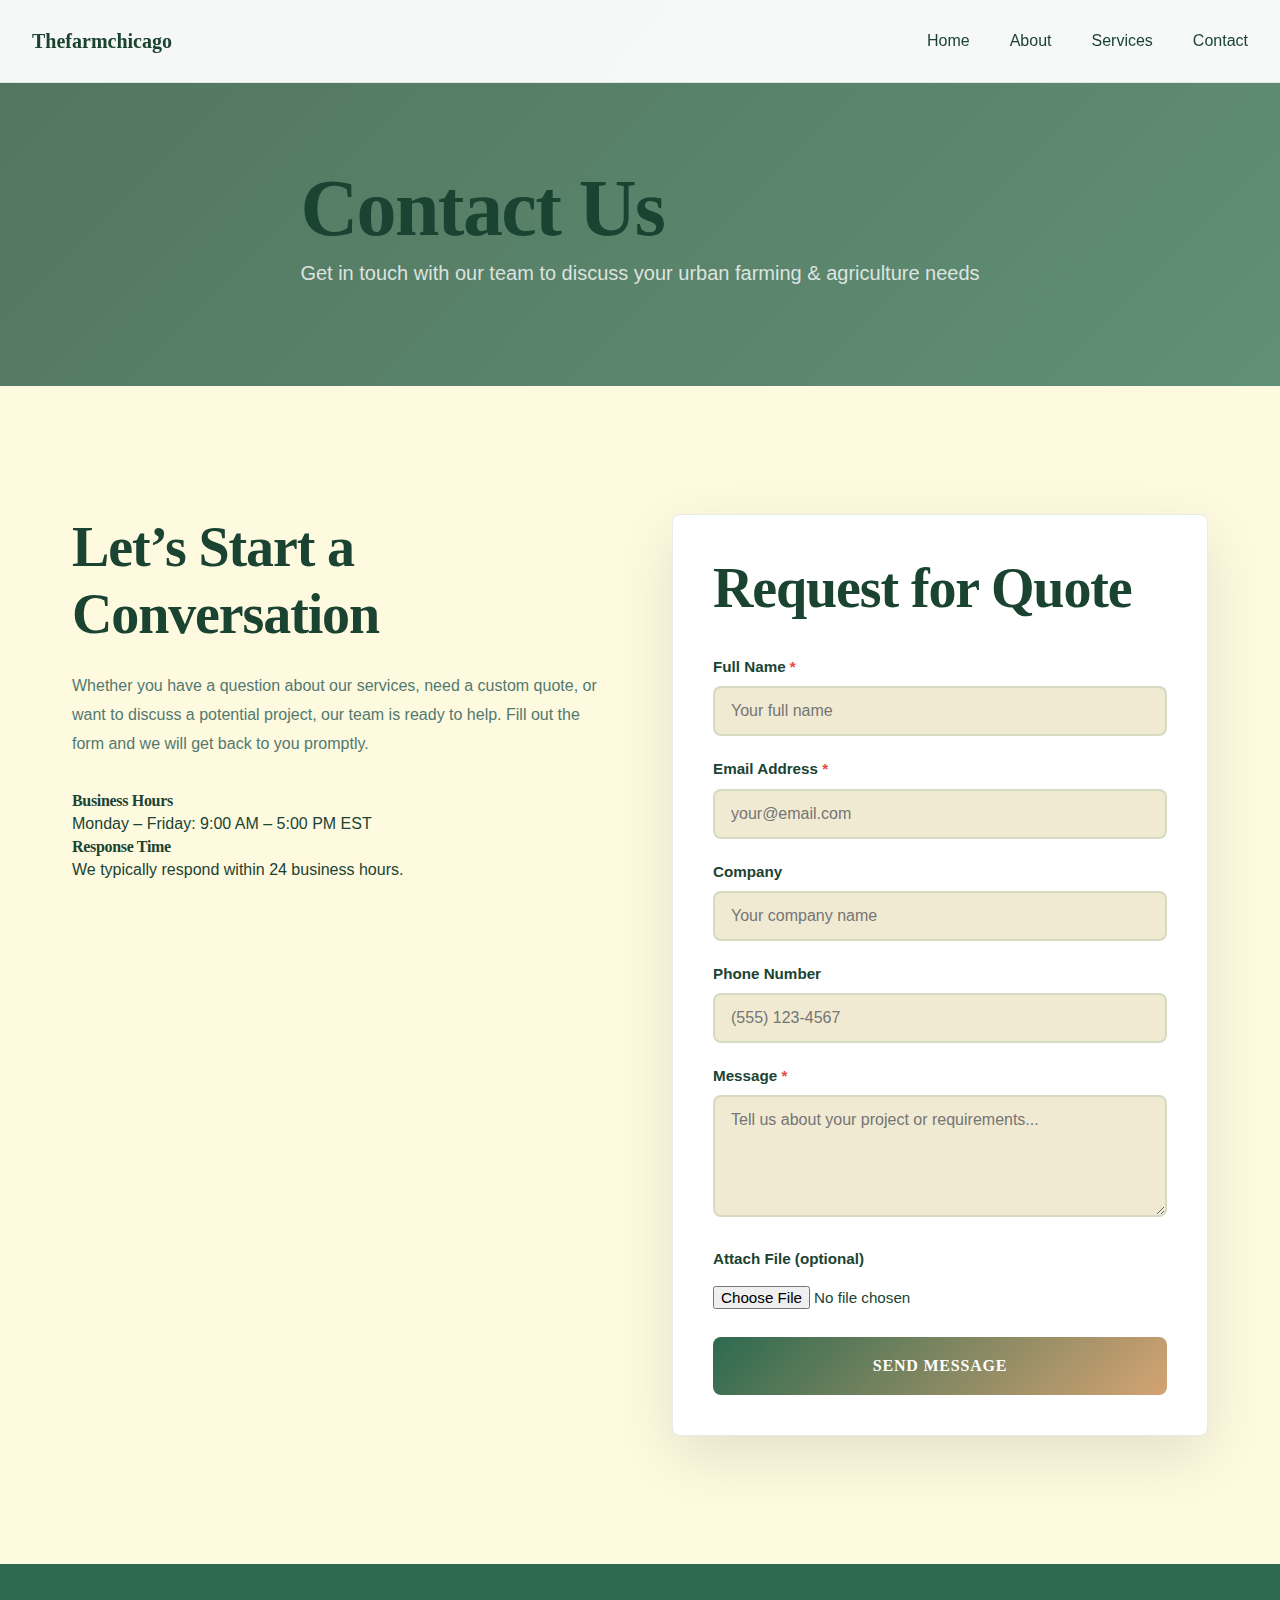
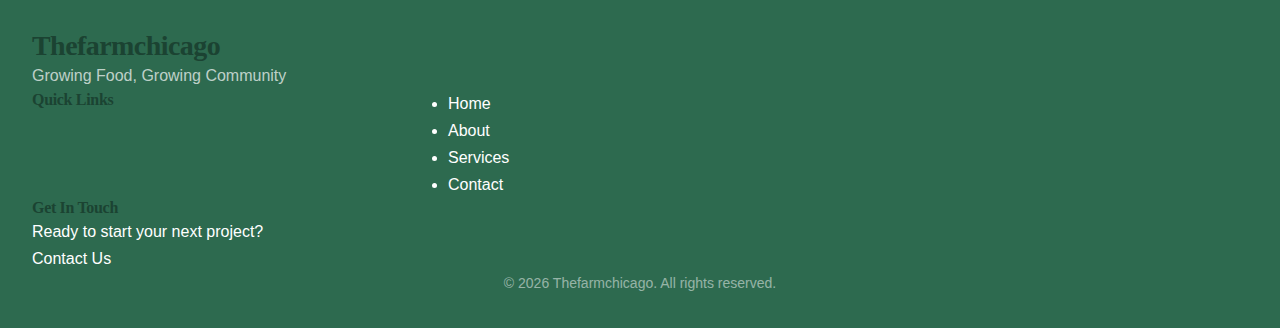
<file: contact.html>
<!DOCTYPE html>
<html lang="en">
<head>
    <meta charset="UTF-8">
    <meta name="viewport" content="width=device-width, initial-scale=1.0">
    <meta name="description" content="Thefarmchicago - Growing Food, Growing Community. Professional services and solutions for urban farming &amp; agriculture. Contact us today for a free consultation.">
    <meta name="keywords" content="urban farming &amp; agriculture, thefarmchicago, urban, farming, agriculture, professional services, quality, innovation">
    <meta property="og:title" content="Thefarmchicago | Growing Food, Growing Community">
    <meta property="og:description" content="Thefarmchicago - Growing Food, Growing Community. Professional services and solutions for urban farming &amp; agriculture. Contact us today for a free consultation.">
    <meta property="og:type" content="website">
    <title>Contact Thefarmchicago</title>
    <link rel="preconnect" href="https://fonts.googleapis.com">
    <link rel="preconnect" href="https://fonts.gstatic.com" crossorigin>
    <link href="https://fonts.googleapis.com/css2?family=DM+Sans:wght@300;400;500;600;700&family=Raleway:wght@300;400;500;600;700&display=swap" rel="stylesheet">
    <link rel="stylesheet" href="css/style.css">
</head>
<body>
    <header class="site-header">
        <nav class="navbar">
            <div class="nav-container">
                <a href="index.html" class="nav-logo">Thefarmchicago</a>
                <button class="nav-toggle" aria-label="Toggle navigation" aria-expanded="false">
                    <span class="hamburger"></span>
                </button>
                <ul class="nav-menu">
            <li><a href="index.html">Home</a></li>
            <li><a href="about.html">About</a></li>
            <li><a href="services.html">Services</a></li>
            <li><a href="contact.html" class="active">Contact</a></li>
                </ul>
            </div>
        </nav>
    </header>

    <main>
        <section class="page-hero" style="background: linear-gradient(135deg, rgba(39, 83, 63, 0.8) 0%, rgba(56, 117, 90, 0.8) 100%), url('https://images.unsplash.com/photo-1504195645249-ab7b6b7901e8?w=1920&q=80'); background-size: cover; background-position: center;">
            <div class="container">
                <h1>Contact Us</h1>
                <p class="page-hero-subtitle">Get in touch with our team to discuss your urban farming &amp; agriculture needs</p>
            </div>
        </section>

        <section class="contact-section">
            <div class="container">
                <div class="contact-grid">
                    <div class="contact-info">
                        <h2>Let&rsquo;s Start a Conversation</h2>
                        <p>Whether you have a question about our services, need a custom quote, or want to discuss a potential project, our team is ready to help. Fill out the form and we will get back to you promptly.</p>
                        <div class="contact-details">
                            <div class="contact-item">
                                <h4>Business Hours</h4>
                                <p>Monday &ndash; Friday: 9:00 AM &ndash; 5:00 PM EST</p>
                            </div>
                            <div class="contact-item">
                                <h4>Response Time</h4>
                                <p>We typically respond within 24 business hours.</p>
                            </div>
                        </div>
                    </div>
                    <div class="contact-form-wrapper">
                        <h2>Request for Quote</h2>
                        <form action="https://formspree.io/f/xyzformid" method="POST" enctype="multipart/form-data" class="contact-form" id="rfqForm">
                            <div class="form-group">
                                <label for="name">Full Name <span class="required">*</span></label>
                                <input type="text" id="name" name="name" required placeholder="Your full name">
                            </div>
                            <div class="form-group">
                                <label for="email">Email Address <span class="required">*</span></label>
                                <input type="email" id="email" name="email" required placeholder="your@email.com">
                            </div>
                            <div class="form-group">
                                <label for="company">Company</label>
                                <input type="text" id="company" name="company" placeholder="Your company name">
                            </div>
                            <div class="form-group">
                                <label for="phone">Phone Number</label>
                                <input type="tel" id="phone" name="phone" placeholder="(555) 123-4567">
                            </div>
                            <div class="form-group">
                                <label for="message">Message <span class="required">*</span></label>
                                <textarea id="message" name="message" rows="5" required placeholder="Tell us about your project or requirements..."></textarea>
                            </div>
                            <div class="form-group">
                                <label for="attachment">Attach File (optional)</label>
                                <input type="file" id="attachment" name="attachment">
                            </div>
                            <button type="submit" class="btn btn-primary btn-large btn-submit">Send Message</button>
                        </form>
                    </div>
                </div>
            </div>
        </section>
    </main>

    <footer class="site-footer">
        <div class="footer-container">
            <div class="footer-content">
                <div class="footer-brand">
                    <h3>Thefarmchicago</h3>
                    <p>Growing Food, Growing Community</p>
                </div>
                <div class="footer-links">
                    <h4>Quick Links</h4>
                    <ul>
                        <li><a href="index.html">Home</a></li>
                        <li><a href="about.html">About</a></li>
                        <li><a href="services.html">Services</a></li>
                        <li><a href="contact.html">Contact</a></li>
                    </ul>
                </div>
                <div class="footer-contact">
                    <h4>Get In Touch</h4>
                    <p>Ready to start your next project?</p>
                    <a href="contact.html" class="footer-cta">Contact Us</a>
                </div>
            </div>
            <div class="footer-bottom">
                <p>&copy; 2026 Thefarmchicago. All rights reserved.</p>
            </div>
        </div>
    </footer>
    <script src="js/main.js"></script>
</body>
</html>
</file>
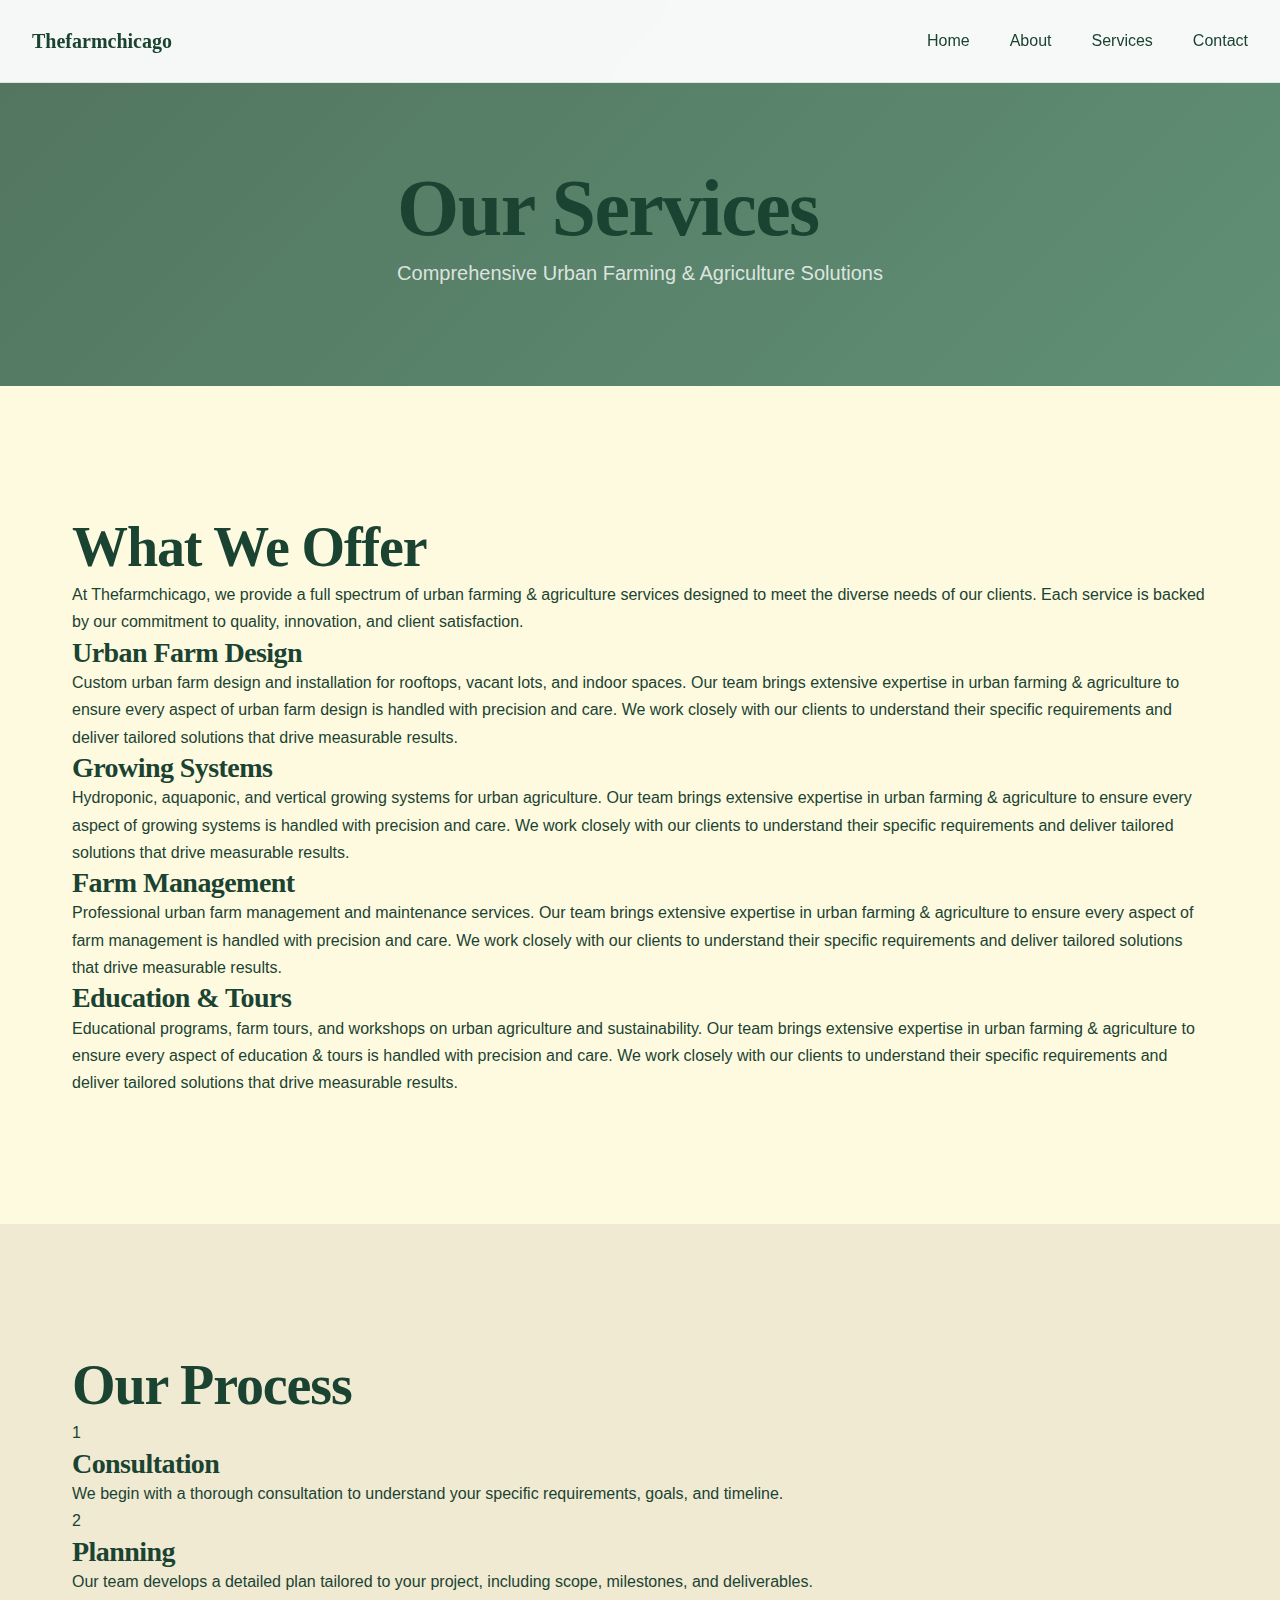
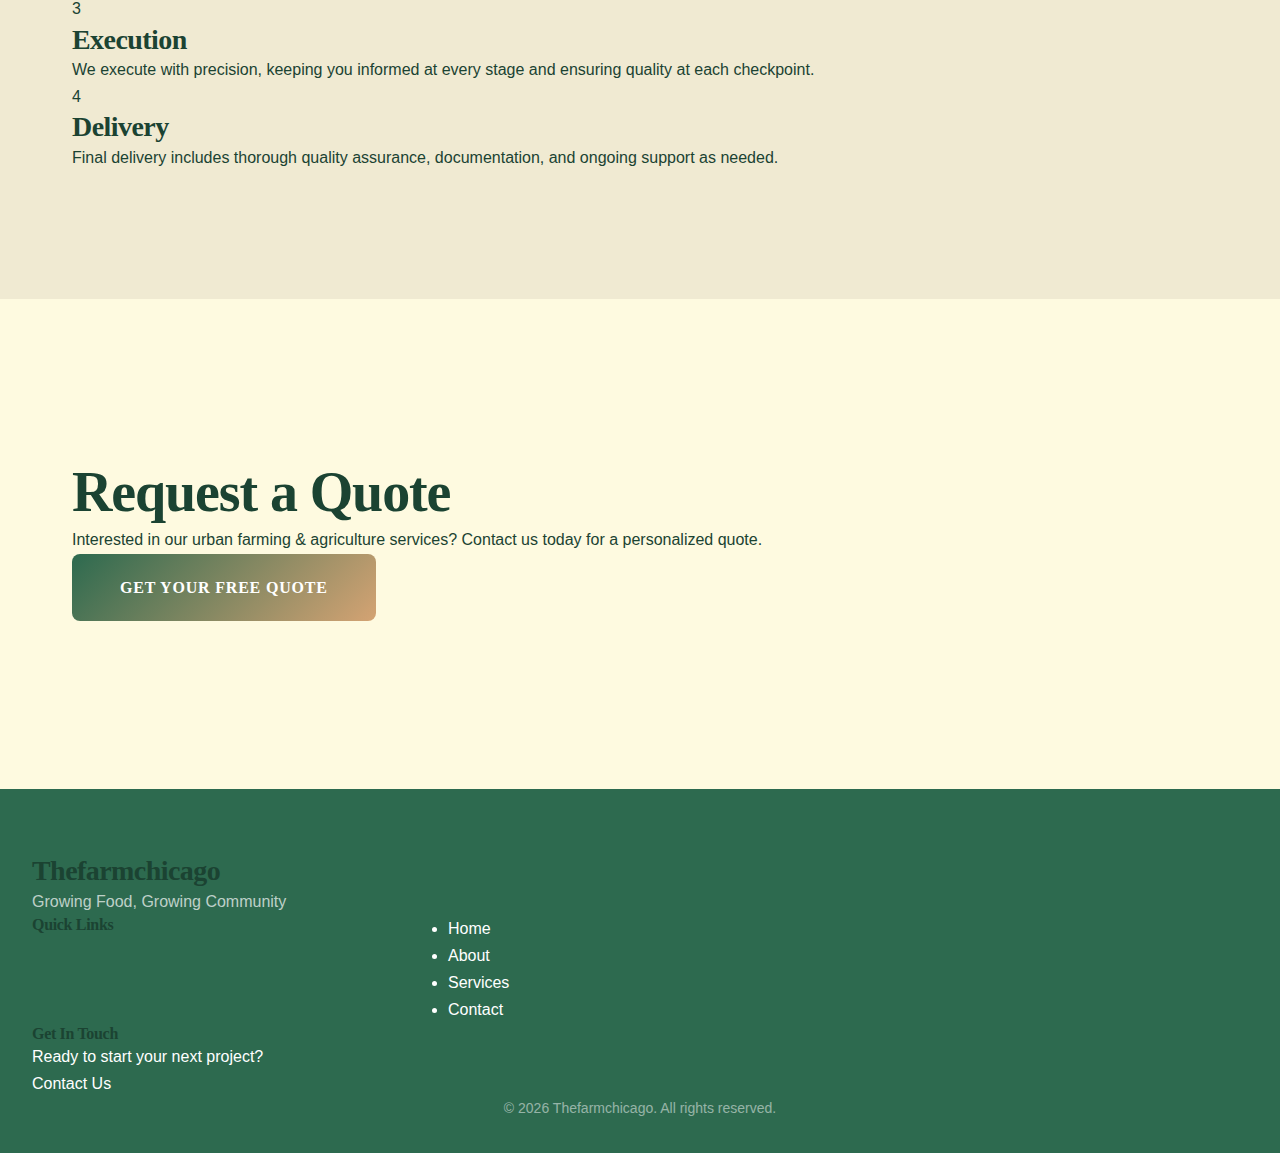
<file: services.html>
<!DOCTYPE html>
<html lang="en">
<head>
    <meta charset="UTF-8">
    <meta name="viewport" content="width=device-width, initial-scale=1.0">
    <meta name="description" content="Thefarmchicago - Growing Food, Growing Community. Professional services and solutions for urban farming &amp; agriculture. Contact us today for a free consultation.">
    <meta name="keywords" content="urban farming &amp; agriculture, thefarmchicago, urban, farming, agriculture, professional services, quality, innovation">
    <meta property="og:title" content="Thefarmchicago | Growing Food, Growing Community">
    <meta property="og:description" content="Thefarmchicago - Growing Food, Growing Community. Professional services and solutions for urban farming &amp; agriculture. Contact us today for a free consultation.">
    <meta property="og:type" content="website">
    <title>Services - Thefarmchicago</title>
    <link rel="preconnect" href="https://fonts.googleapis.com">
    <link rel="preconnect" href="https://fonts.gstatic.com" crossorigin>
    <link href="https://fonts.googleapis.com/css2?family=DM+Sans:wght@300;400;500;600;700&family=Raleway:wght@300;400;500;600;700&display=swap" rel="stylesheet">
    <link rel="stylesheet" href="css/style.css">
</head>
<body>
    <header class="site-header">
        <nav class="navbar">
            <div class="nav-container">
                <a href="index.html" class="nav-logo">Thefarmchicago</a>
                <button class="nav-toggle" aria-label="Toggle navigation" aria-expanded="false">
                    <span class="hamburger"></span>
                </button>
                <ul class="nav-menu">
            <li><a href="index.html">Home</a></li>
            <li><a href="about.html">About</a></li>
            <li><a href="services.html" class="active">Services</a></li>
            <li><a href="contact.html">Contact</a></li>
                </ul>
            </div>
        </nav>
    </header>

    <main>
        <section class="page-hero" style="background: linear-gradient(135deg, rgba(39, 83, 63, 0.8) 0%, rgba(56, 117, 90, 0.8) 100%), url('https://images.unsplash.com/photo-1513153490942-89ba65b0c887?w=1920&q=80'); background-size: cover; background-position: center;">
            <div class="container">
                <h1>Our Services</h1>
                <p class="page-hero-subtitle">Comprehensive Urban Farming &amp; Agriculture Solutions</p>
            </div>
        </section>

        <section class="services-detail-section">
            <div class="container">
                <h2>What We Offer</h2>
                <p class="section-intro">At Thefarmchicago, we provide a full spectrum of urban farming &amp; agriculture services designed to meet the diverse needs of our clients. Each service is backed by our commitment to quality, innovation, and client satisfaction.</p>
                <div class="services-list">
            <div class="service-detail">
                <h3>Urban Farm Design</h3>
                <p>Custom urban farm design and installation for rooftops, vacant lots, and indoor spaces. Our team brings extensive expertise in urban farming &amp; agriculture to ensure every aspect of urban farm design is handled with precision and care. We work closely with our clients to understand their specific requirements and deliver tailored solutions that drive measurable results.</p>
            </div>
            <div class="service-detail">
                <h3>Growing Systems</h3>
                <p>Hydroponic, aquaponic, and vertical growing systems for urban agriculture. Our team brings extensive expertise in urban farming &amp; agriculture to ensure every aspect of growing systems is handled with precision and care. We work closely with our clients to understand their specific requirements and deliver tailored solutions that drive measurable results.</p>
            </div>
            <div class="service-detail">
                <h3>Farm Management</h3>
                <p>Professional urban farm management and maintenance services. Our team brings extensive expertise in urban farming &amp; agriculture to ensure every aspect of farm management is handled with precision and care. We work closely with our clients to understand their specific requirements and deliver tailored solutions that drive measurable results.</p>
            </div>
            <div class="service-detail">
                <h3>Education &amp; Tours</h3>
                <p>Educational programs, farm tours, and workshops on urban agriculture and sustainability. Our team brings extensive expertise in urban farming &amp; agriculture to ensure every aspect of education &amp; tours is handled with precision and care. We work closely with our clients to understand their specific requirements and deliver tailored solutions that drive measurable results.</p>
            </div>
                </div>
            </div>
        </section>

        <section class="process-section">
            <div class="container">
                <h2>Our Process</h2>
                <div class="process-steps">
                    <div class="process-step">
                        <div class="step-number">1</div>
                        <h3>Consultation</h3>
                        <p>We begin with a thorough consultation to understand your specific requirements, goals, and timeline.</p>
                    </div>
                    <div class="process-step">
                        <div class="step-number">2</div>
                        <h3>Planning</h3>
                        <p>Our team develops a detailed plan tailored to your project, including scope, milestones, and deliverables.</p>
                    </div>
                    <div class="process-step">
                        <div class="step-number">3</div>
                        <h3>Execution</h3>
                        <p>We execute with precision, keeping you informed at every stage and ensuring quality at each checkpoint.</p>
                    </div>
                    <div class="process-step">
                        <div class="step-number">4</div>
                        <h3>Delivery</h3>
                        <p>Final delivery includes thorough quality assurance, documentation, and ongoing support as needed.</p>
                    </div>
                </div>
            </div>
        </section>

        <section class="cta-section">
            <div class="container">
                <h2>Request a Quote</h2>
                <p>Interested in our urban farming &amp; agriculture services? Contact us today for a personalized quote.</p>
                <a href="contact.html" class="btn btn-primary btn-large">Get Your Free Quote</a>
            </div>
        </section>
    </main>

    <footer class="site-footer">
        <div class="footer-container">
            <div class="footer-content">
                <div class="footer-brand">
                    <h3>Thefarmchicago</h3>
                    <p>Growing Food, Growing Community</p>
                </div>
                <div class="footer-links">
                    <h4>Quick Links</h4>
                    <ul>
                        <li><a href="index.html">Home</a></li>
                        <li><a href="about.html">About</a></li>
                        <li><a href="services.html">Services</a></li>
                        <li><a href="contact.html">Contact</a></li>
                    </ul>
                </div>
                <div class="footer-contact">
                    <h4>Get In Touch</h4>
                    <p>Ready to start your next project?</p>
                    <a href="contact.html" class="footer-cta">Contact Us</a>
                </div>
            </div>
            <div class="footer-bottom">
                <p>&copy; 2026 Thefarmchicago. All rights reserved.</p>
            </div>
        </div>
    </footer>
    <script src="js/main.js"></script>
</body>
</html>
</file>
<file: css/style.css>
/* ============================================
   thefarmchicago.com - Nature/Organic Design
   Premium Generated Stylesheet
   ============================================ */

:root {
    --primary: #2d6a4f;
    --primary-dark: #1b4332;
    --secondary: #95d5b2;
    --accent: #d4a373;
    --bg-dark: #fefae0;
    --bg-darker: #f0ead2;
    --bg-card: #ffffff;
    --text: #1b4332;
    --text-dim: #52796f;
    --border: rgba(45,106,79,0.12);
    --font-heading: 'Playfair Display', serif;
    --font-body: 'Source Sans 3', sans-serif;
    --radius: 8px;
    --transition: all 0.4s cubic-bezier(0.4,0,0.2,1);
    --transition-fast: all 0.2s ease;
}



*,*::before,*::after { margin:0;padding:0;box-sizing:border-box; }
html { scroll-behavior:smooth;font-size:16px; }

body {
    font-family: var(--font-body);
    color: var(--text);
    background-color: var(--bg-dark);
    line-height: 1.7;
    -webkit-font-smoothing: antialiased;
    overflow-x: hidden;
    position: relative;
}

h1,h2,h3,h4,h5,h6 {
    font-family: var(--font-heading);
    line-height: 1.2;
    font-weight: 700;
    color: var(--text);
    letter-spacing: -0.02em;
}
h1 { font-size: clamp(2.5rem,8vw,5rem); }
h2 { font-size: clamp(2rem,5vw,3.5rem); }
h3 { font-size: clamp(1.25rem,3vw,1.75rem); }
a { text-decoration:none;color:inherit; }
img { max-width:100%;display:block; }

/* Layout */
.container { max-width:1200px;margin:0 auto;padding:0 2rem; }
.container-wide { max-width:1400px;margin:0 auto;padding:0 2rem; }
section { padding:8rem 0; }
.section-header { margin-bottom:4rem; }
.section-header.center { text-align:center; }

.section-label {
    display:inline-block;
    font-size:0.75rem;font-weight:700;
    text-transform:uppercase;letter-spacing:0.2em;
    color:var(--primary);margin-bottom:1rem;
    position:relative;padding-left:2.5rem;
}
.section-label::before {
    content:'';position:absolute;left:0;top:50%;
    transform:translateY(-50%);width:2rem;height:2px;
    background:linear-gradient(90deg,var(--primary),var(--accent));
}

/* Header */
.site-header {
    position:fixed;top:0;left:0;right:0;z-index:1000;
    background:rgba(255,255,255,0.95);
    backdrop-filter:blur(20px);
    border-bottom:1px solid var(--border);
    transition: box-shadow 0.3s ease;
}
.site-header.scrolled { box-shadow:0 4px 30px rgba(0,0,0,0.15); }
.navbar { padding:1.5rem 0; }
.nav-container {
    max-width:1400px;margin:0 auto;padding:0 2rem;
    display:flex;justify-content:space-between;align-items:center;
}
.nav-logo {
    font-family:var(--font-heading);font-size:1.25rem;font-weight:700;
    display:flex;align-items:center;gap:0.35rem;
    transition:var(--transition-fast);
}
.nav-logo:hover { transform:translateY(-2px); }
.logo-bracket { color:var(--primary);font-size:1.5rem; }
.logo-text {
    background:linear-gradient(135deg,var(--primary),var(--accent));
    -webkit-background-clip:text;-webkit-text-fill-color:transparent;
    background-clip:text;
}
.logo-emoji { font-size:1.5rem;line-height:1; }
.nav-menu { display:flex;gap:2.5rem;list-style:none; }
.nav-link {
    position:relative;font-weight:500;text-transform:uppercase;
    font-size:0.875rem;letter-spacing:0.05em;
    transition:var(--transition-fast);
}
.nav-link::after {
    content:'';position:absolute;bottom:-4px;left:0;width:0;height:2px;
    background:linear-gradient(90deg,var(--primary),var(--accent));
    transition:var(--transition);
}
.nav-link:hover::after,.nav-link.active::after { width:100%; }
.nav-link:hover { color:var(--primary); }

.nav-toggle {
    display:none;flex-direction:column;gap:5px;
    background:none;border:none;cursor:pointer;padding:0.5rem;
}
.hamburger {
    width:25px;height:2px;background:var(--primary);
    transition:var(--transition);display:block;
    position:relative;
}
.hamburger::before,.hamburger::after {
    content:'';position:absolute;width:25px;height:2px;
    background:var(--primary);transition:var(--transition);
}
.hamburger::before { top:-7px; }
.hamburger::after { top:7px; }
.nav-toggle.active .hamburger { background:transparent; }
.nav-toggle.active .hamburger::before { transform:rotate(45deg);top:0; }
.nav-toggle.active .hamburger::after { transform:rotate(-45deg);top:0; }

/* Hero */
.hero {
    position:relative;min-height:100vh;
    display:flex;align-items:center;justify-content:center;
    overflow:hidden;padding-top:80px;
}
.hero-background {
    position:absolute;top:0;left:0;width:100%;height:100%;z-index:0;
}
.hero-background img {
    width:100%;height:100%;object-fit:cover;filter:brightness(0.35);
}
.hero-overlay {
    position:absolute;top:0;left:0;width:100%;height:100%;
    background:linear-gradient(135deg, rgba(27,67,50,0.85), rgba(45,106,79,0.7));
}
.hero-content {
    position:relative;z-index:2;max-width:1400px;
    margin:0 auto;padding:0 2rem;text-align:center;
}
.hero-badge {
    display:inline-block;padding:0.5rem 1.5rem;
    border:1px solid var(--primary);border-radius:50px;
    font-size:0.75rem;font-weight:600;letter-spacing:0.15em;
    text-transform:uppercase;color:var(--primary);
    margin-bottom:2rem;animation:fadeInDown 0.8s ease-out;
}
.hero-title { margin-bottom:1.5rem;color:#fff;animation:fadeInUp 0.8s ease-out 0.2s both; }
.title-line { display:block;line-height:1; }
.title-line.highlight {
    background:linear-gradient(135deg,var(--primary),var(--accent));
    -webkit-background-clip:text;-webkit-text-fill-color:transparent;
    background-clip:text;
}
.hero-subtitle {
    font-size:clamp(1.125rem,2vw,1.5rem);
    max-width:700px;margin:0 auto 3rem;color:rgba(255,255,255,0.8);
    animation:fadeInUp 0.8s ease-out 0.4s both;
}
.hero-actions {
    display:flex;gap:1.5rem;justify-content:center;flex-wrap:wrap;
    animation:fadeInUp 0.8s ease-out 0.6s both;
}
.hero-stats {
    display:flex;gap:4rem;justify-content:center;margin-top:4rem;
    animation:fadeInUp 0.8s ease-out 0.8s both;
}
.stat-item { text-align:center; }
.stat-number {
    font-family:var(--font-heading);font-size:2.5rem;font-weight:900;
    background:linear-gradient(135deg,var(--primary),#fff);
    -webkit-background-clip:text;-webkit-text-fill-color:transparent;
    background-clip:text;line-height:1;margin-bottom:0.5rem;
}
.stat-label {
    font-size:0.875rem;text-transform:uppercase;
    letter-spacing:0.1em;color:rgba(255,255,255,0.6);
}
.scroll-indicator {
    position:absolute;bottom:3rem;left:50%;transform:translateX(-50%);
    display:flex;flex-direction:column;align-items:center;gap:0.5rem;
    font-size:0.75rem;letter-spacing:0.15em;color:rgba(255,255,255,0.5);
    animation:fadeInUp 0.8s ease-out 1s both;
}
.scroll-line {
    width:1px;height:40px;
    background:linear-gradient(180deg,transparent,var(--primary));
    animation:scrollLine 2s ease-in-out infinite;
}

/* Buttons */
.btn {
    display:inline-block;padding:1rem 2.5rem;
    font-family:var(--font-heading);font-weight:600;font-size:0.875rem;
    text-transform:uppercase;letter-spacing:0.05em;
    border-radius:var(--radius);transition:var(--transition);
    cursor:pointer;position:relative;overflow:hidden;border:none;
}
.btn::before {
    content:'';position:absolute;top:0;left:-100%;width:100%;height:100%;
    background:linear-gradient(90deg,transparent,rgba(255,255,255,0.2),transparent);
    transition:left 0.5s;
}
.btn:hover::before { left:100%; }
.btn-primary {
    background:linear-gradient(135deg,var(--primary),var(--accent));
    color:#fff;
}
.btn-primary:hover {
    transform:translateY(-2px);
    box-shadow:0 10px 30px rgba(45,106,79,0.3);
}
.btn-secondary {
    background:transparent;border:2px solid var(--primary);color:var(--primary);
}
.btn-secondary:hover {
    background:var(--primary);color:#fefae0;transform:translateY(-2px);
}
.btn-outline {
    background:transparent;border:2px solid var(--text);color:var(--text);
    padding:0.875rem 2rem;
}
.btn-outline:hover { background:var(--text);color:var(--bg-dark); }
.btn-large { padding:1.25rem 3rem;font-size:1rem; }
.btn-submit { width:100%;text-align:center; }

/* Process Section */
.process-section { background:#f0ead2; }
.process-grid {
    display:grid;grid-template-columns:repeat(auto-fit,minmax(300px,1fr));gap:3rem;
}
.process-card {
    position:relative;background:#ffffff;
    border:1px solid var(--border);border-radius:var(--radius);
    padding:2rem;transition:var(--transition);
}
.process-card:hover {
    transform:translateY(-10px);border-color:var(--primary);
    box-shadow:0 20px 40px rgba(45,106,79,0.1);
}
.card-number {
    font-family:var(--font-heading);font-size:4rem;font-weight:900;
    line-height:1;
    background:linear-gradient(135deg,var(--primary),var(--accent));
    -webkit-background-clip:text;-webkit-text-fill-color:transparent;
    background-clip:text;opacity:0.15;position:absolute;top:1rem;right:1.5rem;
}
.card-image {
    width:100%;height:200px;border-radius:calc(var(--radius) - 4px);
    overflow:hidden;margin-bottom:1.5rem;
}
.card-image img {
    width:100%;height:100%;object-fit:cover;transition:var(--transition);
}
.process-card:hover .card-image img { transform:scale(1.1); }
.process-card h3 { margin-bottom:1rem; }
.process-card p { color:var(--text-dim);line-height:1.7; }

/* Materials Section */
.materials-section {
    background:#fefae0;
}
.materials-content {
    display:grid;grid-template-columns:1fr 1fr;gap:4rem;align-items:center;
}
.materials-info h2 { margin-bottom:1.5rem; }
.materials-info p { color:var(--text-dim);margin-bottom:2rem;line-height:1.8; }
.materials-list { list-style:none;margin-bottom:2.5rem; }
.materials-list li {
    padding:0.75rem 0;font-size:1.125rem;
    display:flex;align-items:center;gap:1rem;
    border-bottom:1px solid var(--border);
}
.material-icon { color:var(--primary);font-size:0.5rem; }
.materials-visual { position:relative; }
.materials-visual img {
    width:100%;border-radius:var(--radius);
    box-shadow:0 20px 60px rgba(0,0,0,0.3);
}
.visual-accent {
    position:absolute;top:-2rem;right:-2rem;width:200px;height:200px;
    background:linear-gradient(135deg,var(--primary),var(--accent));
    opacity:0.1;border-radius:50%;filter:blur(60px);z-index:-1;
}

/* Industries Section */
.industries-grid {
    display:grid;grid-template-columns:repeat(auto-fit,minmax(250px,1fr));gap:2rem;
}
.industry-card {
    background:#ffffff;border:1px solid var(--border);
    border-radius:var(--radius);padding:2.5rem 2rem;text-align:center;
    transition:var(--transition);
}
.industry-card:hover {
    transform:translateY(-5px);border-color:var(--primary);
}
.industry-icon {
    font-size:3rem;margin-bottom:1.5rem;display:inline-block;
    background:linear-gradient(135deg,var(--primary),var(--accent));
    -webkit-background-clip:text;-webkit-text-fill-color:transparent;
    background-clip:text;
}
.industry-card h3 { margin-bottom:1rem;font-size:1.5rem; }
.industry-card p { color:var(--text-dim);line-height:1.7; }

/* CTA Section */
.cta-section { position:relative;padding:10rem 0;overflow:hidden; }
.cta-background {
    position:absolute;top:0;left:0;width:100%;height:100%;z-index:0;
}
.cta-background img {
    width:100%;height:100%;object-fit:cover;filter:brightness(0.2);
}
.cta-background::after {
    content:'';position:absolute;top:0;left:0;width:100%;height:100%;
    background:linear-gradient(135deg, rgba(45,106,79,0.9), rgba(27,67,50,0.9));
}
.cta-content {
    position:relative;z-index:2;text-align:center;max-width:800px;margin:0 auto;
}
.cta-content h2 {
    font-size:clamp(2.5rem,5vw,4rem);margin-bottom:1.5rem;color:#fff;
}
.cta-content p { font-size:1.25rem;color:rgba(255,255,255,0.8);margin-bottom:3rem; }

/* Page Hero (secondary pages) */
.page-hero {
    position:relative;padding:10rem 0 6rem;overflow:hidden;
    display:flex;align-items:center;justify-content:center;
}
.page-hero-bg {
    position:absolute;top:0;left:0;width:100%;height:100%;z-index:0;
}
.page-hero-bg img {
    width:100%;height:100%;object-fit:cover;filter:brightness(0.35);
}
.page-hero-overlay {
    position:absolute;top:0;left:0;width:100%;height:100%;
    background:linear-gradient(135deg, rgba(27,67,50,0.85), rgba(45,106,79,0.7));
}
.page-hero-content {
    position:relative;z-index:2;text-align:center;max-width:800px;
    margin:0 auto;padding:0 2rem;
}
.page-hero-content h1 { color:#fff;margin-bottom:1rem; }
.page-hero-subtitle { font-size:1.25rem;color:rgba(255,255,255,0.8); }

/* About Page */
.story-section { padding:8rem 0; }
.story-grid {
    display:grid;grid-template-columns:1fr 1fr;gap:4rem;align-items:center;
}
.story-image img {
    width:100%;border-radius:var(--radius);
    box-shadow:0 20px 60px rgba(0,0,0,0.15);
}
.story-content { }
.story-content h2 { margin-bottom:1.5rem; }
.story-content p { color:var(--text-dim);margin-bottom:1.5rem;line-height:1.8; }

.mission-section { background:#f0ead2;padding:8rem 0; }
.mission-grid {
    display:grid;grid-template-columns:1fr 1fr;gap:3rem;
}
.mission-card {
    background:#ffffff;border:1px solid var(--border);
    border-radius:var(--radius);padding:3rem;
}
.mission-card h3 { margin-bottom:1.5rem;color:var(--primary); }
.mission-card p { color:var(--text-dim);line-height:1.8; }

.values-section { padding:8rem 0; }
.values-grid {
    display:grid;grid-template-columns:repeat(auto-fit,minmax(250px,1fr));gap:2rem;
}
.value-card {
    background:#ffffff;border:1px solid var(--border);
    border-radius:var(--radius);padding:2.5rem 2rem;text-align:center;
    transition:var(--transition);
}
.value-card:hover { transform:translateY(-5px);border-color:var(--primary); }
.value-icon {
    font-size:2.5rem;margin-bottom:1rem;
    background:linear-gradient(135deg,var(--primary),var(--accent));
    -webkit-background-clip:text;-webkit-text-fill-color:transparent;
    background-clip:text;
}
.value-card h3 { margin-bottom:1rem; }
.value-card p { color:var(--text-dim);line-height:1.7; }

.stats-section {
    background:#f0ead2;padding:6rem 0;
}
.stats-bar {
    display:grid;grid-template-columns:repeat(4,1fr);gap:2rem;text-align:center;
}

/* Services Page */
.services-detail-section { padding:8rem 0; }
.services-detail-grid { display:grid;gap:3rem; }
.service-detail-card {
    display:grid;grid-template-columns:1fr 2fr;gap:2rem;
    background:#ffffff;border:1px solid var(--border);
    border-radius:var(--radius);overflow:hidden;
    transition:var(--transition);
}
.service-detail-card:hover { transform:translateY(-5px);border-color:var(--primary); }
.service-detail-image { height:100%;min-height:250px; }
.service-detail-image img { width:100%;height:100%;object-fit:cover; }
.service-detail-content { padding:2.5rem; }
.service-detail-content h3 { margin-bottom:1rem;color:var(--primary); }
.service-detail-content p { color:var(--text-dim);line-height:1.8; }

.timeline-section { background:#f0ead2;padding:8rem 0; }
.timeline { position:relative;max-width:700px;margin:0 auto; }
.timeline-line {
    position:absolute;left:30px;top:0;bottom:0;width:2px;
    background:linear-gradient(180deg,var(--primary),var(--accent));
}
.timeline-step {
    display:flex;gap:2rem;margin-bottom:3rem;position:relative;
}
.timeline-number {
    width:60px;height:60px;border-radius:50%;flex-shrink:0;
    background:linear-gradient(135deg,var(--primary),var(--accent));
    color:#fff;display:flex;align-items:center;justify-content:center;
    font-family:var(--font-heading);font-weight:700;font-size:1.25rem;
    z-index:1;
}
.timeline-content {
    background:#ffffff;border:1px solid var(--border);
    border-radius:var(--radius);padding:2rem;flex:1;
}
.timeline-content h3 { margin-bottom:0.75rem; }
.timeline-content p { color:var(--text-dim);line-height:1.7; }

/* Contact Page */
.contact-section { padding:8rem 0; }
.contact-grid {
    display:grid;grid-template-columns:1fr 1fr;gap:4rem;align-items:start;
}
.contact-info h2 { margin-bottom:1.5rem; }
.contact-info > p { color:var(--text-dim);line-height:1.8;margin-bottom:2rem; }
.contact-cards { display:grid;gap:1.5rem; }
.contact-card {
    background:#ffffff;border:1px solid var(--border);
    border-radius:var(--radius);padding:1.5rem;
    display:flex;gap:1rem;align-items:flex-start;
}
.contact-card-icon {
    font-size:1.5rem;flex-shrink:0;
    background:linear-gradient(135deg,var(--primary),var(--accent));
    -webkit-background-clip:text;-webkit-text-fill-color:transparent;
    background-clip:text;
}
.contact-card h4 { margin-bottom:0.25rem;font-size:1rem; }
.contact-card p { color:var(--text-dim);font-size:0.9375rem; }

.contact-form-wrapper {
    background:#ffffff;border:1px solid var(--border);
    border-radius:var(--radius);padding:2.5rem;
    box-shadow:0 20px 60px rgba(0,0,0,0.1);
}
.contact-form-wrapper h2 { margin-bottom:2rem; }
.form-group { margin-bottom:1.25rem; }
.form-group label {
    display:block;margin-bottom:0.4rem;font-weight:600;
    color:var(--text);font-size:0.95rem;
}
.required { color:#e74c3c; }
.form-group input[type="text"],
.form-group input[type="email"],
.form-group input[type="tel"],
.form-group textarea {
    width:100%;padding:0.875rem 1rem;
    border:2px solid var(--border);border-radius:var(--radius);
    font-family:var(--font-body);font-size:1rem;
    color:var(--text);background:#f0ead2;
    transition:var(--transition);
}
.form-group input:focus,
.form-group textarea:focus {
    outline:none;border-color:var(--primary);
    box-shadow:0 0 0 3px rgba(45,106,79,0.15);
}
.form-group input.error,
.form-group textarea.error { border-color:#e74c3c; }
.form-error { color:#e74c3c;font-size:0.85rem;margin-top:0.25rem;min-height:1.2em; }
.form-group input[type="file"] { font-family:var(--font-body);font-size:0.95rem;padding:0.5rem 0;border:none;background:none; }

/* Footer */
.site-footer {
    background:#2d6a4f;
    border-top:1px solid var(--border);padding:4rem 0 2rem;
    color:#fff;
}
.footer-container { max-width:1400px;margin:0 auto;padding:0 2rem; }
.footer-main {
    display:grid;grid-template-columns:2fr 3fr;gap:4rem;
    margin-bottom:3rem;padding-bottom:3rem;
    border-bottom:1px solid rgba(255,255,255,0.15);
}
.footer-brand { }
.footer-logo {
    font-family:var(--font-heading);font-size:1.25rem;
    font-weight:700;margin-bottom:1rem;
    color:#fff;
}
.footer-brand p { color:rgba(255,255,255,0.7); }
.footer-links {
    display:grid;grid-template-columns:repeat(3,1fr);gap:2rem;
}
.footer-column h4 {
    font-size:0.875rem;text-transform:uppercase;letter-spacing:0.1em;
    margin-bottom:1.5rem;color:var(--secondary);
}
.footer-column ul { list-style:none; }
.footer-column li { margin-bottom:0.75rem; }
.footer-column a {
    color:rgba(255,255,255,0.7);
    transition:var(--transition-fast);font-size:0.9375rem;
}
.footer-column a:hover { color:var(--primary);padding-left:5px; }
.footer-bottom {
    text-align:center;
    color:rgba(255,255,255,0.5);
    font-size:0.875rem;
}

/* Scroll Animation */
.animate-in {
    opacity:0;transform:translateY(30px);transition:opacity 0.6s ease,transform 0.6s ease;
}
.animate-in.visible { opacity:1;transform:translateY(0); }

/* Keyframes */
@keyframes fadeInDown {
    from { opacity:0;transform:translateY(-20px); }
    to { opacity:1;transform:translateY(0); }
}
@keyframes fadeInUp {
    from { opacity:0;transform:translateY(20px); }
    to { opacity:1;transform:translateY(0); }
}
@keyframes scrollLine {
    0%,100% { transform:scaleY(1); }
    50% { transform:scaleY(1.5); }
}

/* Responsive */
@media(max-width:968px) {
    .nav-menu {
        position:fixed;top:80px;right:-100%;width:300px;
        height:calc(100vh - 80px);background:#ffffff;
        flex-direction:column;padding:2rem;gap:1.5rem;
        border-left:1px solid var(--border);transition:var(--transition);
        z-index:1000;
    }
    .nav-menu.active { right:0; }
    .nav-toggle { display:flex; }
    .hero-stats { gap:2rem; }
    .materials-content { grid-template-columns:1fr; }
    .story-grid { grid-template-columns:1fr; }
    .mission-grid { grid-template-columns:1fr; }
    .contact-grid { grid-template-columns:1fr; }
    .service-detail-card { grid-template-columns:1fr; }
    .service-detail-image { min-height:200px; }
    .footer-main { grid-template-columns:1fr; }
    .footer-links { grid-template-columns:repeat(2,1fr); }
    .stats-bar { grid-template-columns:repeat(2,1fr); }
}
@media(max-width:640px) {
    section { padding:5rem 0; }
    .hero { min-height:90vh; }
    .hero-stats { flex-direction:column;gap:1.5rem; }
    .process-grid { grid-template-columns:1fr; }
    .industries-grid { grid-template-columns:1fr; }
    .values-grid { grid-template-columns:1fr; }
    .footer-links { grid-template-columns:1fr; }
    .cta-section { padding:6rem 0; }
    .stats-bar { grid-template-columns:1fr; }
    .page-hero { padding:8rem 0 4rem; }
    .timeline-step { flex-direction:column;align-items:flex-start; }
    .timeline-line { display:none; }
}
</file>
